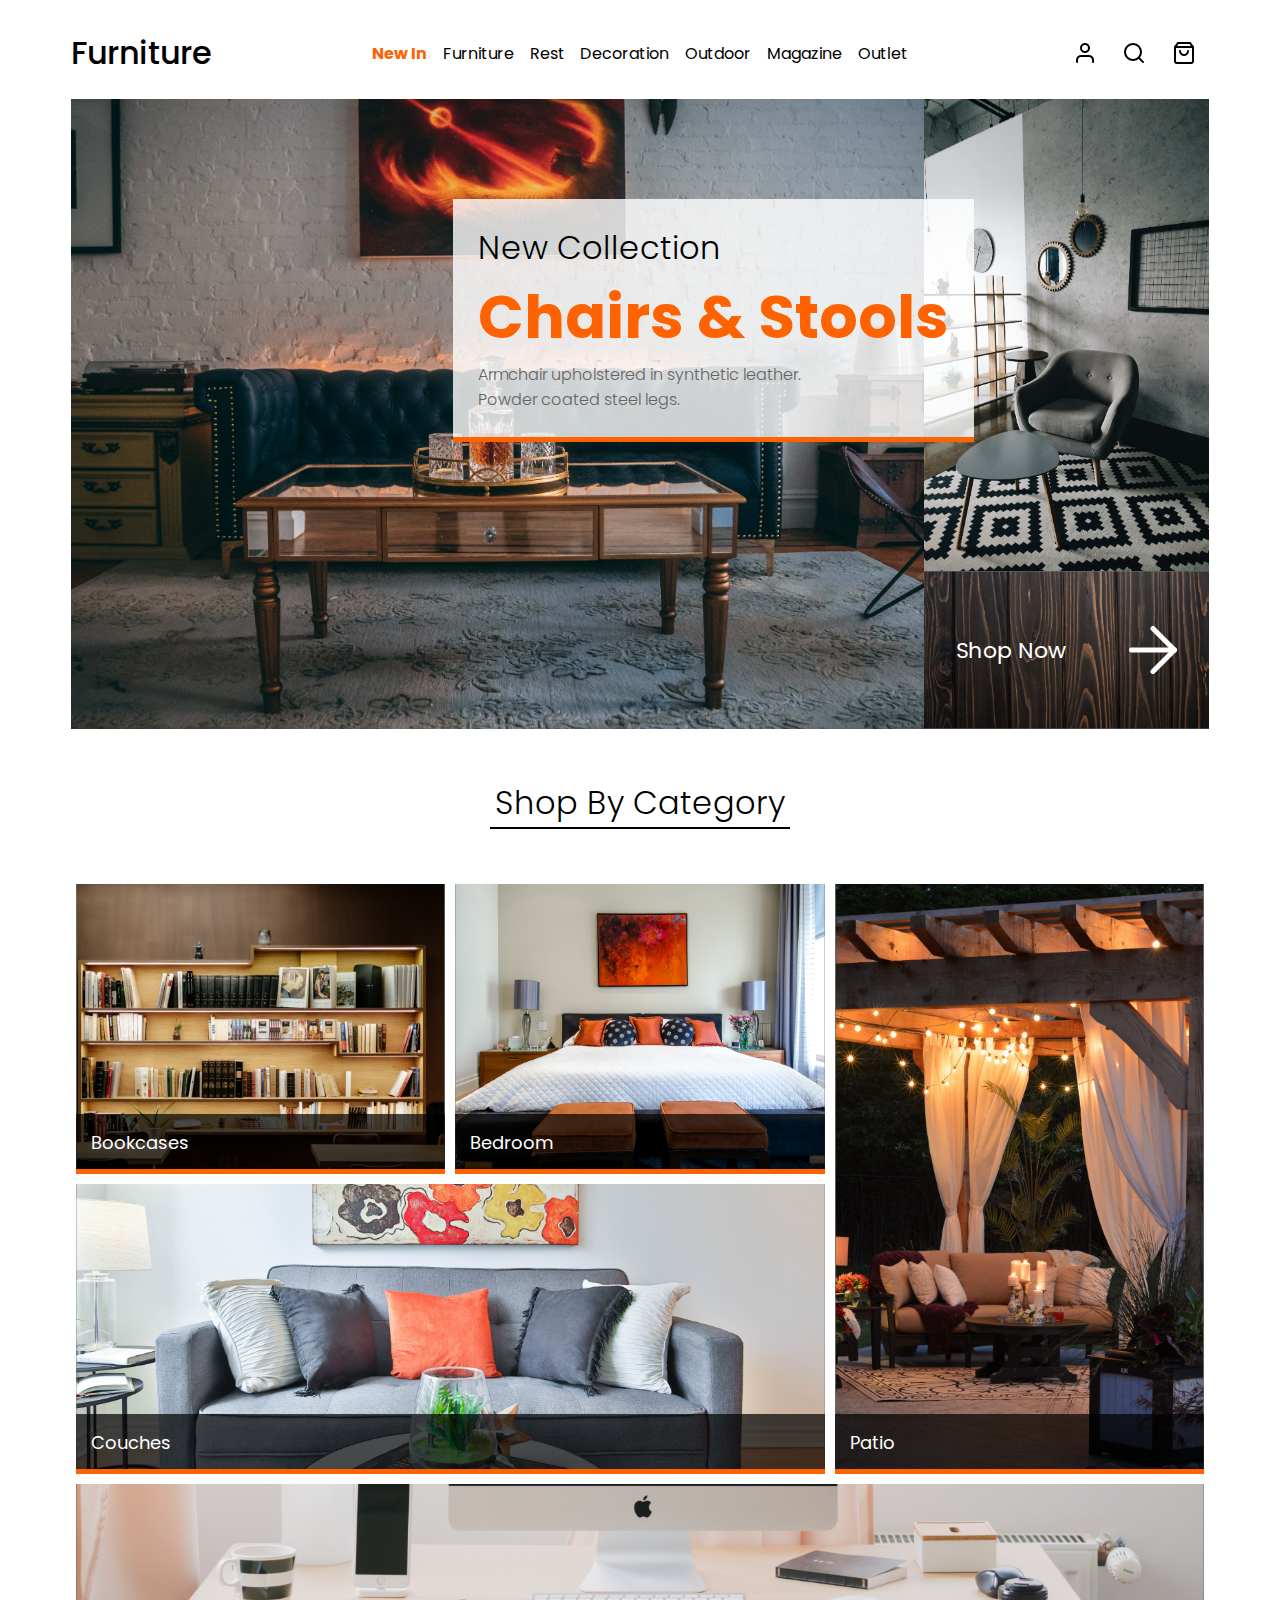
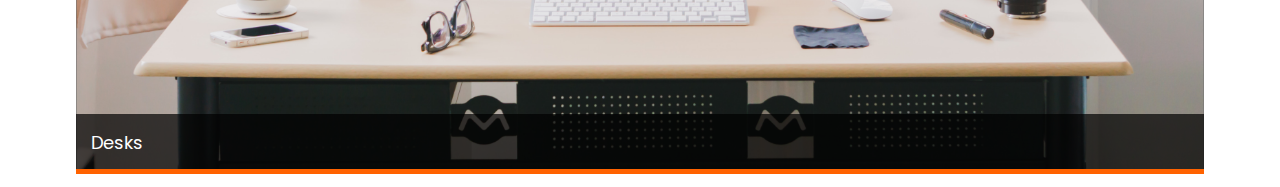
<file: 18.2-activities/solved/index.html>
<!DOCTYPE html>
<html>
<head>
  <link href="https://fonts.googleapis.com/css?family=Poppins:100,200,300,400,500,600,700,800,900&display=swap" rel="stylesheet">
  <link href="css/style.css" rel="stylesheet" type="text/css">
  <title>Furniture Homepage</title>
</head>
<body>
  <nav id="navBar">
    <h1>Furniture</h1>
    <div id="navigation">
      <p class="highlight">New In</p>
      <p>Furniture</p>
      <p>Rest</p>
      <p>Decoration</p>
      <p>Outdoor</p>
      <p>Magazine</p>
      <p>Outlet</p>
    </div>
    <div class="icons">
      <img src="images/user.png">
      <img src="images/search.png">
      <img src="images/shopping-bag.png">
    </div>
  </nav>
  <section id="heroGrid">
    <div id="featuredProduct" class="heroGridArea">
      <div id="headline">
        <h3 id="newCollection">New Collection</h3>
        <h2>Chairs & Stools</h2>
        <p>Armchair upholstered in synthetic leather. Powder coated steel legs.</p>
      </div>
    </div>
    <div id="secondaryProduct" class="heroGridArea"></div>
    <div id="CTA" class="heroGridArea">
        <h4>Shop Now</h4>
        <img src="images/arrow-right.png">
      </div>
  </section>
  <div class="subHeading">
      <h3>Shop By Category</h3>
  </div>
  <section id="categoryGrid">
    <div id="bookcases" class="categoryGridArea">
      <div class="heading">Bookcases</div>
    </div>
    <div id="bedroom" class="categoryGridArea">
      <div class="heading">Bedroom</div>
    </div>
    <div id="couches" class="categoryGridArea">
      <div class="heading">Couches</div>
    </div>
    <div id="patio" class="categoryGridArea">
      <div class="heading">Patio</div>
    </div>
    <div id="desks" class="categoryGridArea">
      <div class="heading">Desks</div>
    </div>
  </section>
</body>
</html>
</file>
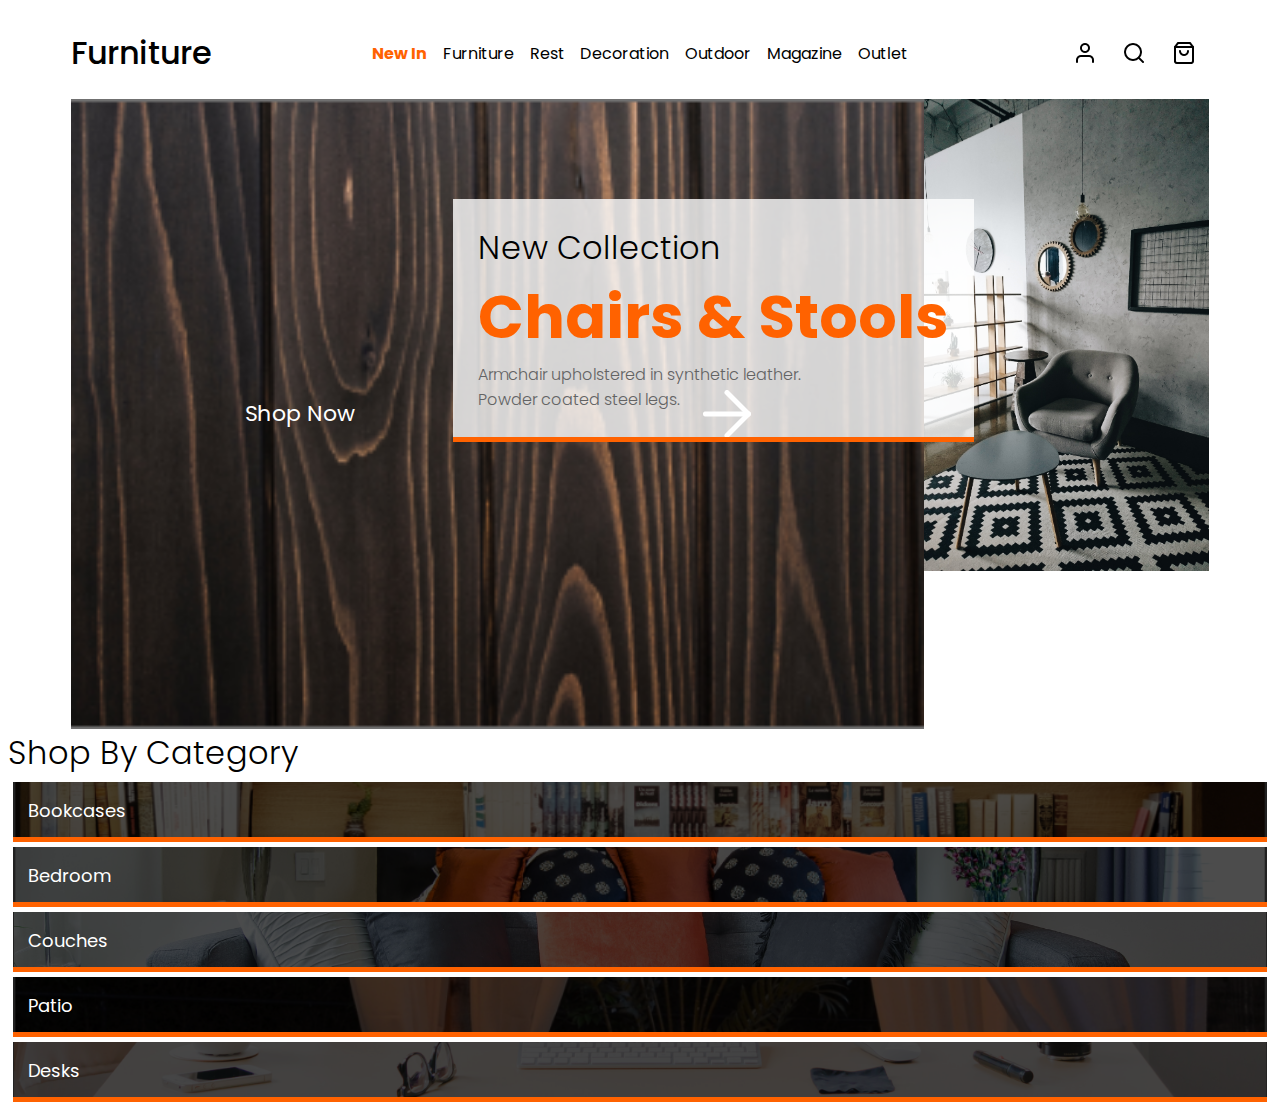
<file: 18.2-activities/unsolved/index.html>
<!DOCTYPE html>
<html>
<head>
  <link href="https://fonts.googleapis.com/css?family=Poppins:100,200,300,400,500,600,700,800,900&display=swap" rel="stylesheet">
  <link href="css/style.css" rel="stylesheet" type="text/css">
  <title>Furniture Homepage</title>
</head>
<body>
  <nav id="navBar">
    <h1>Furniture</h1>
    <div id="navigation">
      <p class="highlight">New In</p>
      <p>Furniture</p>
      <p>Rest</p>
      <p>Decoration</p>
      <p>Outdoor</p>
      <p>Magazine</p>
      <p>Outlet</p>
    </div>
    <div class="icons">
      <img src="images/user.png">
      <img src="images/search.png">
      <img src="images/shopping-bag.png">
    </div>
  </nav>
  <section id="heroGrid">
    <div id="featuredProduct" class="heroGridArea">
      <div id="headline">
        <h3 id="newCollection">New Collection</h3>
        <h2>Chairs & Stools</h2>
        <p>Armchair upholstered in synthetic leather. Powder coated steel legs.</p>
      </div>
    </div>
    <div id="secondaryProduct" class="heroGridArea"></div>
    <div id="CTA" class="heroGridArea">
      <h4>Shop Now</h4>
      <img src="images/arrow-right.png">
    </div>
  </section>
  <div class="subHeading">
    <h3>Shop By Category</h3>
  </div>
  <section id="categoryGrid">
    <div id="bookcases" class="categoryGridArea">
      <div class="heading">Bookcases</div>
    </div>
    <div id="bedroom" class="categoryGridArea">
      <div class="heading">Bedroom</div>
    </div>
    <div id="couches" class="categoryGridArea">
      <div class="heading">Couches</div>
    </div>
    <div id="patio" class="categoryGridArea">
      <div class="heading">Patio</div>
    </div>
    <div id="desks" class="categoryGridArea">
      <div class="heading">Desks</div>
    </div>
  </section>
</body>
</html>
</file>
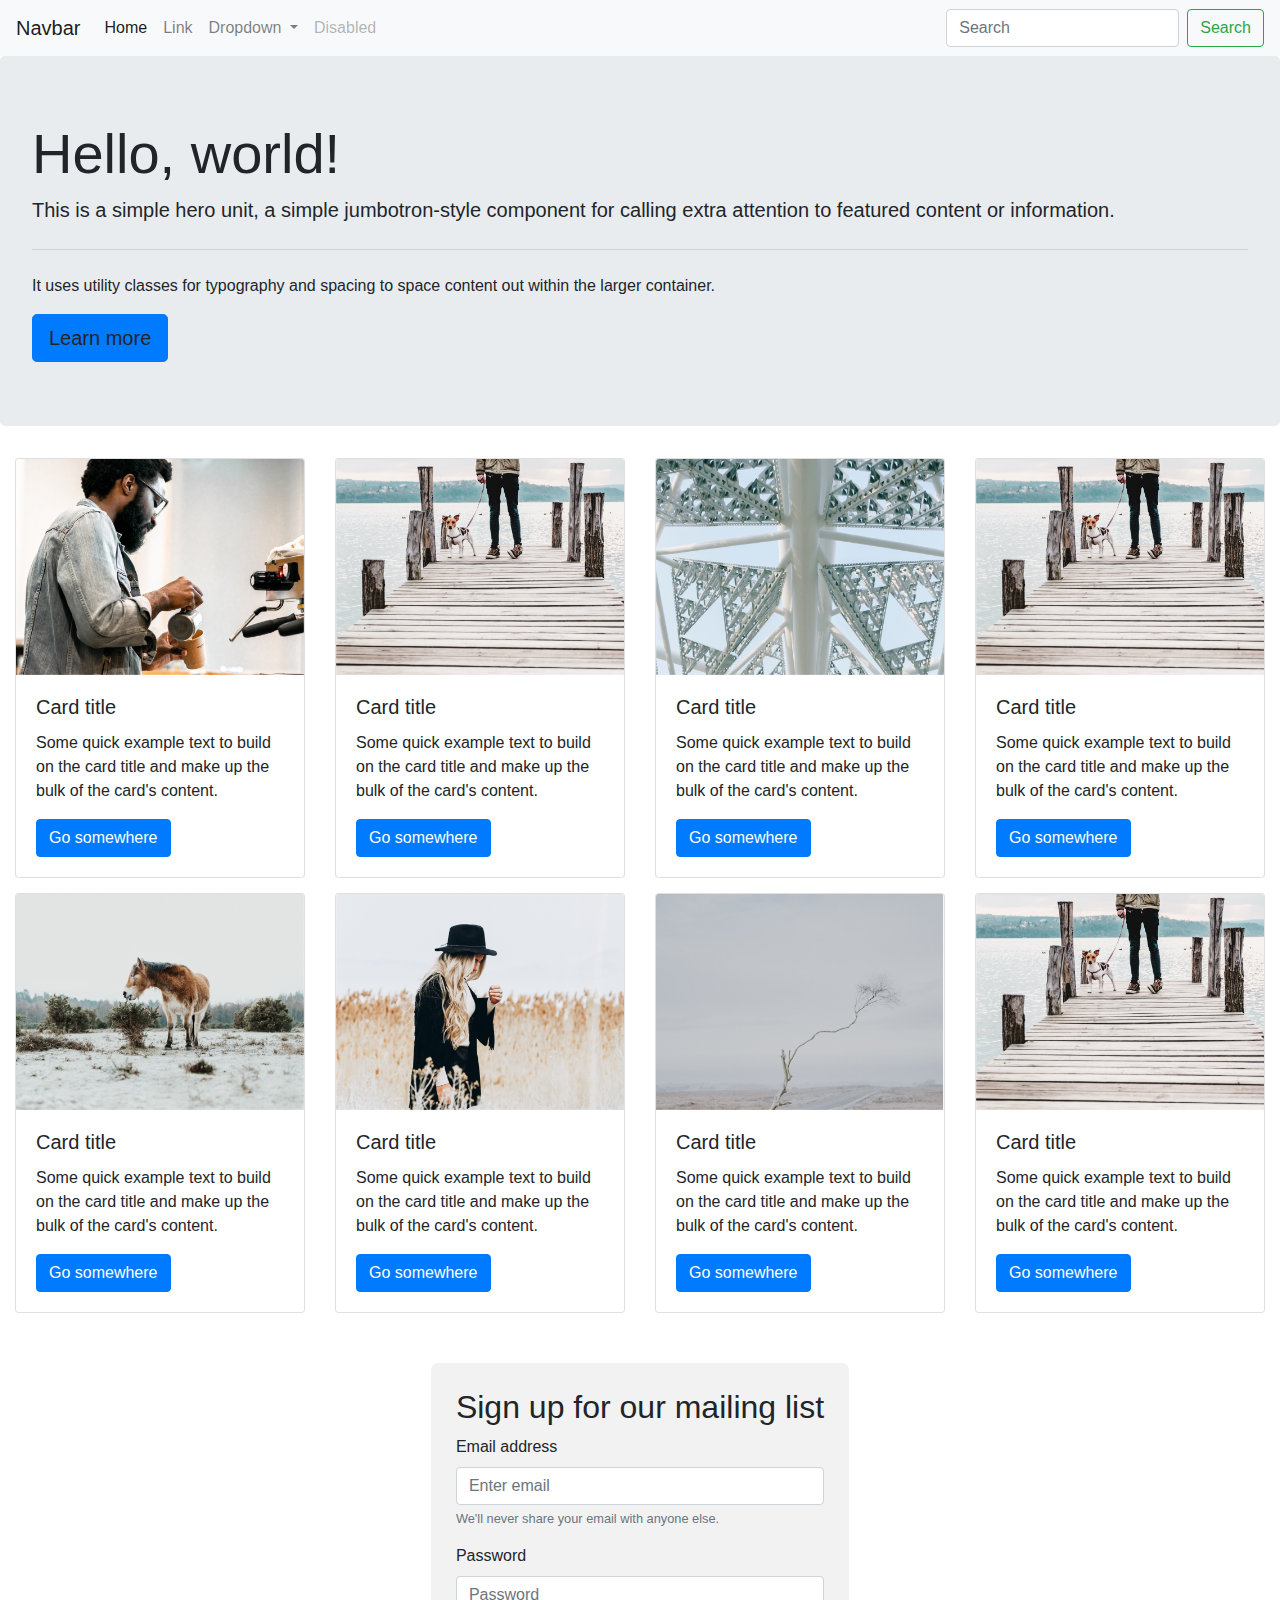
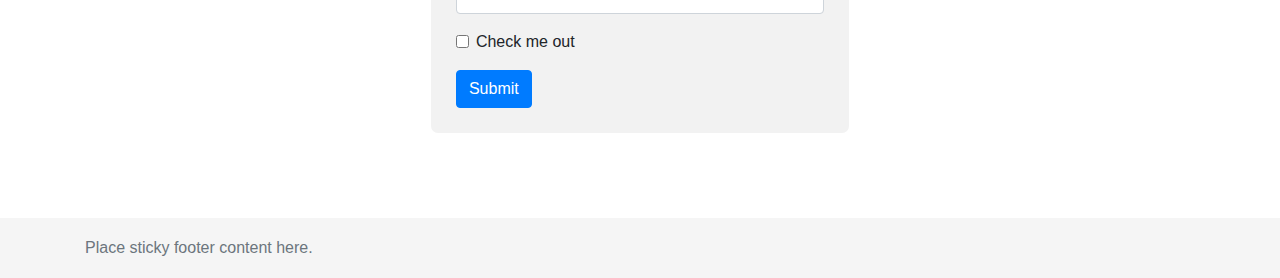
<file: Bootstrap_Components/Solved/index.html>
<!doctype html>
<html lang="en">
  <head>
    <!-- Required meta tags -->
    <meta charset="utf-8">
    <meta name="viewport" content="width=device-width, initial-scale=1, shrink-to-fit=no">

    <!-- Bootstrap CSS -->
    <link rel="stylesheet" href="https://stackpath.bootstrapcdn.com/bootstrap/4.3.1/css/bootstrap.min.css" integrity="sha384-ggOyR0iXCbMQv3Xipma34MD+dH/1fQ784/j6cY/iJTQUOhcWr7x9JvoRxT2MZw1T" crossorigin="anonymous">
    <link rel="stylesheet" href="css/index.css">

    <title>Hello, world!</title>
  </head>
  <body>
  <nav class="navbar navbar-expand-lg navbar-light bg-light">
    <a class="navbar-brand" href="#">Navbar</a>
    <button class="navbar-toggler" type="button" data-toggle="collapse" data-target="#navbarSupportedContent" aria-controls="navbarSupportedContent" aria-expanded="false" aria-label="Toggle navigation">
    <span class="navbar-toggler-icon"></span>
  </button>

  <div class="collapse navbar-collapse" id="navbarSupportedContent">
  <ul class="navbar-nav mr-auto">
    <li class="nav-item active">
      <a class="nav-link" href="#">Home <span class="sr-only">(current)</span></a>
    </li>
    <li class="nav-item">
      <a class="nav-link" href="#">Link</a>
    </li>
    <li class="nav-item dropdown">
      <a class="nav-link dropdown-toggle" href="#" id="navbarDropdown" role="button" data-toggle="dropdown" aria-haspopup="true" aria-expanded="false">
        Dropdown
      </a>
      <div class="dropdown-menu" aria-labelledby="navbarDropdown">
        <a class="dropdown-item" href="#">Action</a>
        <a class="dropdown-item" href="#">Another action</a>
        <div class="dropdown-divider"></div>
        <a class="dropdown-item" href="#">Something else here</a>
      </div>
    </li>
    <li class="nav-item">
      <a class="nav-link disabled" href="#" tabindex="-1" aria-disabled="true">Disabled</a>
    </li>
  </ul>
  <form class="form-inline my-2 my-lg-0">
    <input class="form-control mr-sm-2" type="search" placeholder="Search" aria-label="Search">
    <button class="btn btn-outline-success my-2 my-sm-0" type="submit">Search</button>
  </form>
  </div>
  </nav>

<div class="jumbotron">
  <h1 class="display-4">Hello, world!</h1>
  <p class="lead">This is a simple hero unit, a simple jumbotron-style component for calling extra attention to featured content or information.</p>
  <hr class="my-4">
  <p>It uses utility classes for typography and spacing to space content out within the larger container.</p>
  <a class="btn btn-primary btn-lg" role="button" data-toggle="modal" data-target="#exampleModal">Learn more</a>
</div>

<div class="container-fluid">
  <div class="row">
    <div class="cardContainer col-lg-3 col-md-3 col-sm-12">
      <div class="card">
        <img src="images/1_card.png" class="card-img-top" alt="...">
        <div class="card-body">
          <h5 class="card-title">Card title</h5>
          <p class="card-text">Some quick example text to build on the card title and make up the bulk of the card's content.</p>
          <a href="#" class="btn btn-primary">Go somewhere</a>
        </div>
      </div>
    </div>

    <div class="cardContainer col-lg-3 col-md-3 col-sm-12">
      <div class="card">
        <img src="images/2_card.png" class="card-img-top" alt="...">
        <div class="card-body">
          <h5 class="card-title">Card title</h5>
          <p class="card-text">Some quick example text to build on the card title and make up the bulk of the card's content.</p>
          <a href="#" class="btn btn-primary">Go somewhere</a>
        </div>
      </div>
    </div>

    <div class="cardContainer col-lg-3 col-md-3 col-sm-12">
      <div class="card">
        <img src="images/3_card.png" class="card-img-top" alt="...">
        <div class="card-body">
          <h5 class="card-title">Card title</h5>
          <p class="card-text">Some quick example text to build on the card title and make up the bulk of the card's content.</p>
          <a href="#" class="btn btn-primary">Go somewhere</a>
        </div>
      </div>
    </div>

    <div class="cardContainer col-lg-3 col-md-3 col-sm-12">
      <div class="card">
        <img src="images/2_card.png" class="card-img-top" alt="...">
        <div class="card-body">
          <h5 class="card-title">Card title</h5>
          <p class="card-text">Some quick example text to build on the card title and make up the bulk of the card's content.</p>
          <a href="#" class="btn btn-primary">Go somewhere</a>
        </div>
      </div>
    </div>
  </div><!-- Close row -->

  <div class="row">
    <div class="cardContainer col-lg-3 col-md-3 col-sm-12">
      <div class="card">
        <img src="images/4_card.png" class="card-img-top" alt="...">
        <div class="card-body">
          <h5 class="card-title">Card title</h5>
          <p class="card-text">Some quick example text to build on the card title and make up the bulk of the card's content.</p>
          <a href="#" class="btn btn-primary">Go somewhere</a>
        </div>
      </div>
    </div>

    <div class="cardContainer col-lg-3 col-md-3 col-sm-12">
      <div class="card">
        <img src="images/5_card.png" class="card-img-top" alt="...">
        <div class="card-body">
          <h5 class="card-title">Card title</h5>
          <p class="card-text">Some quick example text to build on the card title and make up the bulk of the card's content.</p>
          <a href="#" class="btn btn-primary">Go somewhere</a>
        </div>
      </div>
    </div>

    <div class="cardContainer col-lg-3 col-md-3 col-sm-12">
      <div class="card">
        <img src="images/6_card.png" class="card-img-top" alt="...">
        <div class="card-body">
          <h5 class="card-title">Card title</h5>
          <p class="card-text">Some quick example text to build on the card title and make up the bulk of the card's content.</p>
          <a href="#" class="btn btn-primary">Go somewhere</a>
        </div>
      </div>
    </div>

    <div class="cardContainer col-lg-3 col-md-3 col-sm-12">
      <div class="card">
        <img src="images/2_card.png" class="card-img-top" alt="...">
        <div class="card-body">
          <h5 class="card-title">Card title</h5>
          <p class="card-text">Some quick example text to build on the card title and make up the bulk of the card's content.</p>
          <a href="#" class="btn btn-primary">Go somewhere</a>
        </div>
      </div>
    </div>
  </div><!-- close row -->
</div><!-- Close container fluid -->

<!-- Add form group below -->
<div class="container-fluid signUp">
  <div class="row">
    <form>
      <h2>Sign up for our mailing list</h2>
      <div class="form-group">
        <label for="exampleInputEmail1">Email address</label>
        <input type="email" class="form-control" id="exampleInputEmail1" aria-describedby="emailHelp" placeholder="Enter email">
        <small id="emailHelp" class="form-text text-muted">We'll never share your email with anyone else.</small>
      </div>
      <div class="form-group">
        <label for="exampleInputPassword1">Password</label>
        <input type="password" class="form-control" id="exampleInputPassword1" placeholder="Password">
      </div>
      <div class="form-group form-check">
        <input type="checkbox" class="form-check-input" id="exampleCheck1">
        <label class="form-check-label" for="exampleCheck1">Check me out</label>
      </div>
      <button type="submit" class="btn btn-primary">Submit</button>
      </form>
  </div>
</div>

<footer class="footer">
  <div class="container">
    <span class="text-muted">Place sticky footer content here.</span>
  </div>
</footer>

<!-- Modal -->
<div class="modal fade" id="exampleModal" tabindex="-1" role="dialog" aria-labelledby="exampleModalLabel" aria-hidden="true">
  <div class="modal-dialog" role="document">
    <div class="modal-content">
      <div class="modal-header">
        <h5 class="modal-title" id="exampleModalLabel">Modal title</h5>
        <button type="button" class="close" data-dismiss="modal" aria-label="Close">
          <span aria-hidden="true">&times;</span>
        </button>
      </div>
      <div class="modal-body">
        ...
      </div>
      <div class="modal-footer">
        <button type="button" class="btn btn-secondary" data-dismiss="modal">Close</button>
        <button type="button" class="btn btn-primary">Save changes</button>
      </div>
    </div>
  </div>
</div>
    <!-- Optional JavaScript -->
    <!-- jQuery first, then Popper.js, then Bootstrap JS -->
    <script src="https://code.jquery.com/jquery-3.3.1.slim.min.js" integrity="sha384-q8i/X+965DzO0rT7abK41JStQIAqVgRVzpbzo5smXKp4YfRvH+8abtTE1Pi6jizo" crossorigin="anonymous"></script>
    <script src="https://cdnjs.cloudflare.com/ajax/libs/popper.js/1.14.7/umd/popper.min.js" integrity="sha384-UO2eT0CpHqdSJQ6hJty5KVphtPhzWj9WO1clHTMGa3JDZwrnQq4sF86dIHNDz0W1" crossorigin="anonymous"></script>
    <script src="https://stackpath.bootstrapcdn.com/bootstrap/4.3.1/js/bootstrap.min.js" integrity="sha384-JjSmVgyd0p3pXB1rRibZUAYoIIy6OrQ6VrjIEaFf/nJGzIxFDsf4x0xIM+B07jRM" crossorigin="anonymous"></script>
  </body>
</html>
</file>
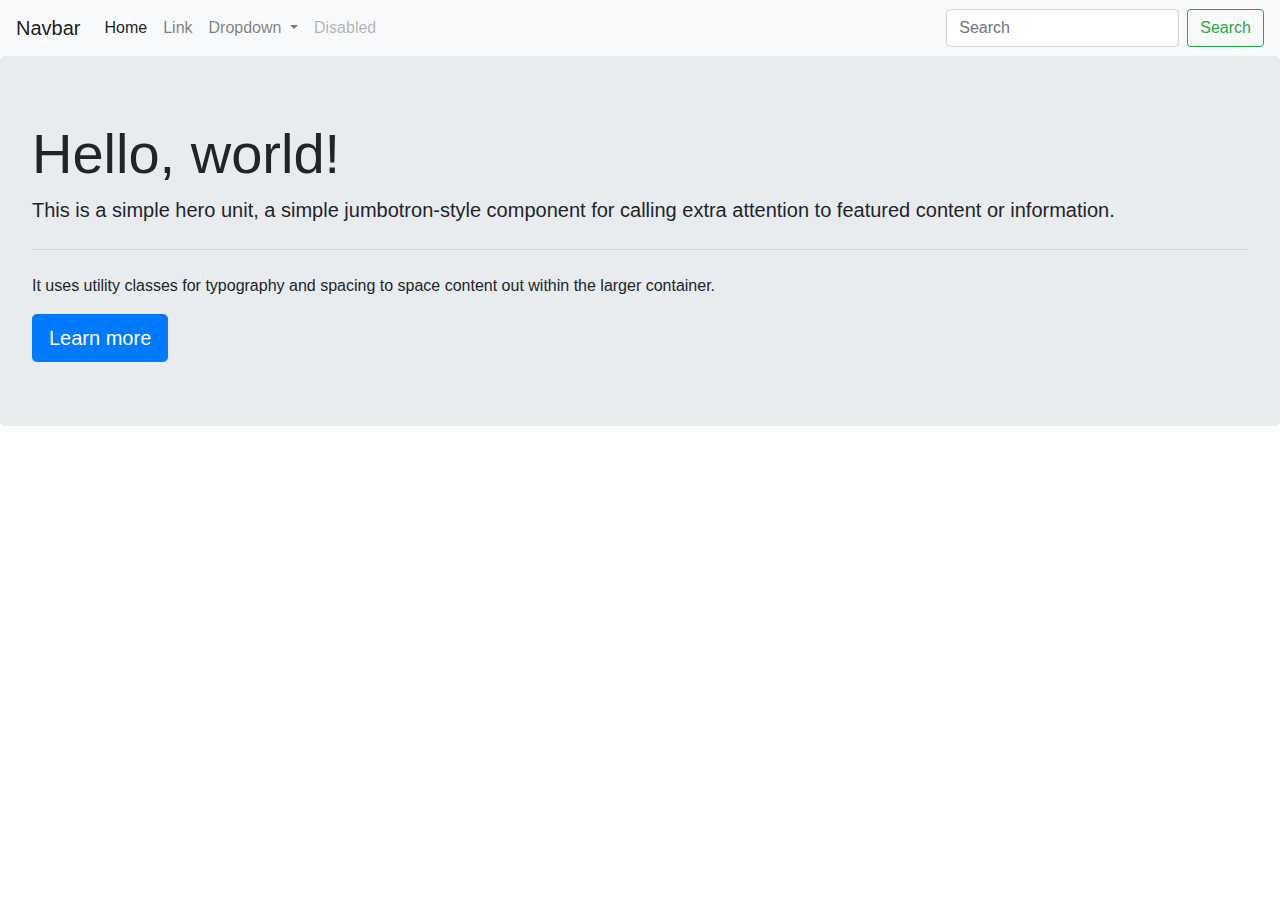
<file: Bootstrap_Components/Unsolved/index.html>
<!doctype html>
<html lang="en">
  <head>
    <link rel="stylesheet" href="https://stackpath.bootstrapcdn.com/bootstrap/4.3.1/css/bootstrap.min.css" integrity="sha384-ggOyR0iXCbMQv3Xipma34MD+dH/1fQ784/j6cY/iJTQUOhcWr7x9JvoRxT2MZw1T" crossorigin="anonymous">
    <meta charset="utf-8">
    <meta name="viewport" content="width=device-width, initial-scale=1, shrink-to-fit=no">

    <!-- Add Bootstrap CSS Here on line 10-->
    <!-- This is REQUIRED for bootstrap to work correctly -->

    <!-- This stylesheet is an example of how you can add your own stylesheet to customize bootstrap components. Notice how it is loaded 2nd to the required bootstrap stylesheet. This is so our stylesheet will overwrite bootstrap classes when we apply the same class but different styles to the stylsheet -->
    <link rel="stylesheet" href="css/index.css">

    <title>UX/UI Bootstrap Template</title>
  </head>
  <body>
    <!-- Paste Navigation Code Below -->
    <nav class="navbar navbar-expand-lg navbar-light bg-light">
      <a class="navbar-brand" href="#">Navbar</a>
      <button class="navbar-toggler" type="button" data-toggle="collapse" data-target="#navbarSupportedContent" aria-controls="navbarSupportedContent" aria-expanded="false" aria-label="Toggle navigation">
        <span class="navbar-toggler-icon"></span>
      </button>
    
      <div class="collapse navbar-collapse" id="navbarSupportedContent">
        <ul class="navbar-nav mr-auto">
          <li class="nav-item active">
            <a class="nav-link" href="#">Home <span class="sr-only">(current)</span></a>
          </li>
          <li class="nav-item">
            <a class="nav-link" href="#">Link</a>
          </li>
          <li class="nav-item dropdown">
            <a class="nav-link dropdown-toggle" href="#" id="navbarDropdown" role="button" data-toggle="dropdown" aria-haspopup="true" aria-expanded="false">
              Dropdown
            </a>
            <div class="dropdown-menu" aria-labelledby="navbarDropdown">
              <a class="dropdown-item" href="#">Action</a>
              <a class="dropdown-item" href="#">Another action</a>
              <div class="dropdown-divider"></div>
              <a class="dropdown-item" href="#">Something else here</a>
            </div>
          </li>
          <li class="nav-item">
            <a class="nav-link disabled" href="#" tabindex="-1" aria-disabled="true">Disabled</a>
          </li>
        </ul>
        <form class="form-inline my-2 my-lg-0">
          <input class="form-control mr-sm-2" type="search" placeholder="Search" aria-label="Search">
          <button class="btn btn-outline-success my-2 my-sm-0" type="submit">Search</button>
        </form>
      </div>
    </nav>

    <!-- Paste Jumbotron Code Below-->
    <div class="jumbotron">
      <h1 class="display-4">Hello, world!</h1>
      <p class="lead">This is a simple hero unit, a simple jumbotron-style component for calling extra attention to featured content or information.</p>
      <hr class="my-4">
      <p>It uses utility classes for typography and spacing to space content out within the larger container.</p>
      <a class="btn btn-primary btn-lg" href="#" role="button">Learn more</a>
    </div>

    <!-- Add columns, rows, and cards Below -->

    <!-- Add form group below -->

    <!-- Modal -->

    <!-- Optional JavaScript -->
    <!-- jQuery first, then Popper.js, then Bootstrap JS -->
    <!-- THE BELOW SCRIPT TAGS ARE REQUIRED FOR CERTAIN COMPONENTS IN BOOTSTRAP -->
    <script src="https://code.jquery.com/jquery-3.3.1.slim.min.js" integrity="sha384-q8i/X+965DzO0rT7abK41JStQIAqVgRVzpbzo5smXKp4YfRvH+8abtTE1Pi6jizo" crossorigin="anonymous"></script>
    <script src="https://cdnjs.cloudflare.com/ajax/libs/popper.js/1.14.7/umd/popper.min.js" integrity="sha384-UO2eT0CpHqdSJQ6hJty5KVphtPhzWj9WO1clHTMGa3JDZwrnQq4sF86dIHNDz0W1" crossorigin="anonymous"></script>
    <script src="https://stackpath.bootstrapcdn.com/bootstrap/4.3.1/js/bootstrap.min.js" integrity="sha384-JjSmVgyd0p3pXB1rRibZUAYoIIy6OrQ6VrjIEaFf/nJGzIxFDsf4x0xIM+B07jRM" crossorigin="anonymous"></script>
  </body>
</html>
</file>
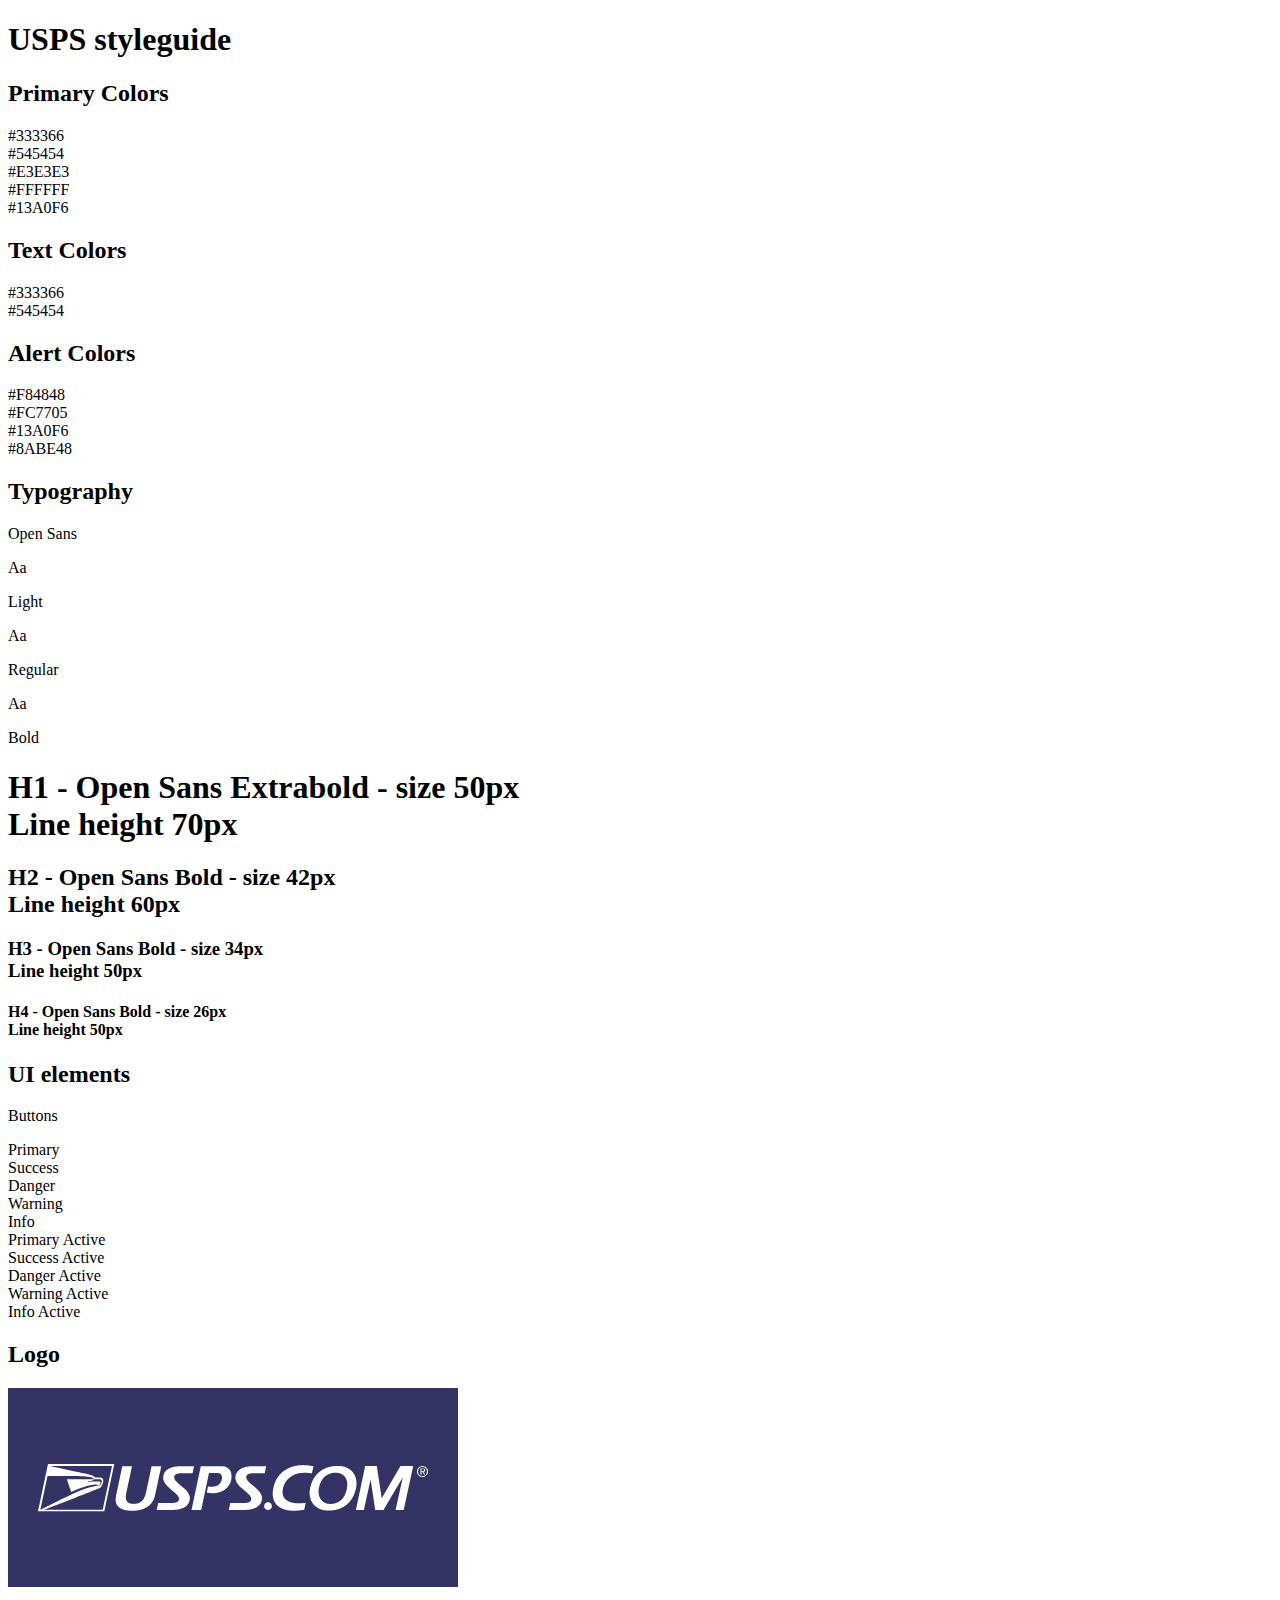
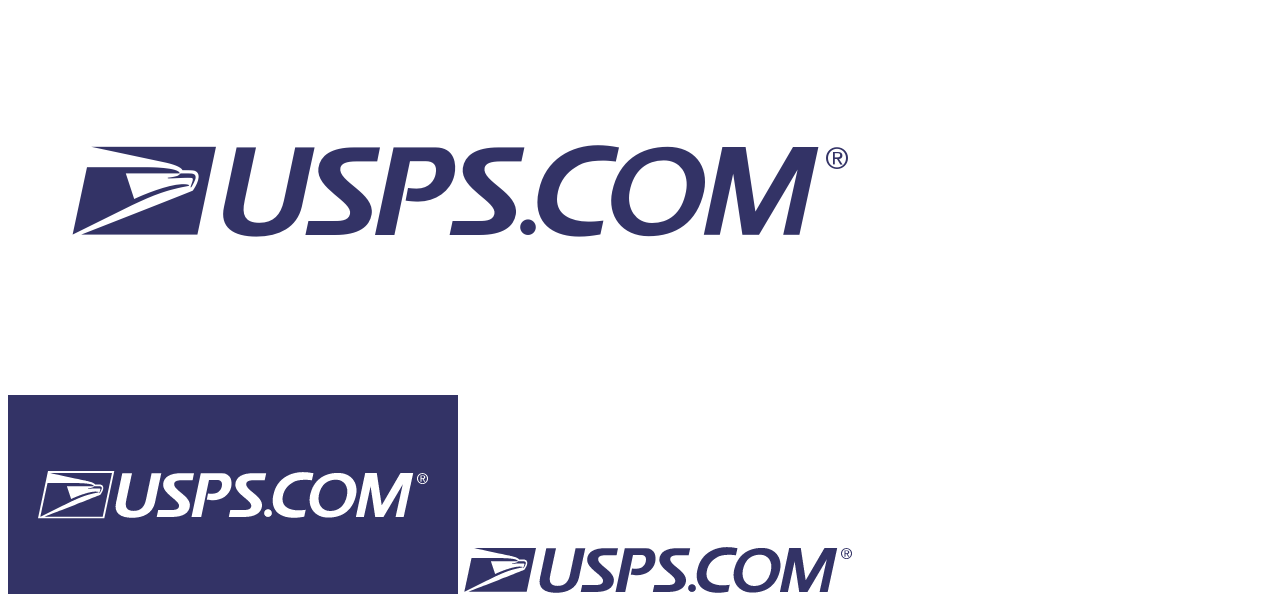
<file: 17.2-activities/01_Containers_Structure/solved/index.html>
<!DOCTYPE html>
<html>
<head>
  <title>USPS Style Guide</title>
  <link href="css/style.css" rel="stylesheet" type="text/css">
</head>
<body>
<section class="header"></section>
<section class="colorPalette">
  <h1 id="pageTopic">USPS styleguide</h1>
  <h2 class="sectionHead">Primary Colors</h2>
  <div class="colorContainer">
    <div class="swatch darkBlue"></div>
    <div class="hexCode">#333366</div>
  </div>
  <div class="colorContainer">
    <div class="swatch darkGrey"></div>
    <div class="hexCode">#545454</div>
  </div>
  <div class="colorContainer">
    <div class="swatch lightGrey"></div>
    <div class="hexCode">#E3E3E3</div>
  </div>
  <div class="colorContainer">
    <div class="swatch white"></div>
    <div class="hexCode">#FFFFFF</div>
  </div>
  <div class="colorContainer">
    <div class="swatch lightBlue"></div>
    <div class="hexCode">#13A0F6</div>
  </div>

  <h2 class="sectionHead">Text Colors</h2>
  <div class="colorContainer">
    <div class="swatch darkBlue"></div>
    <div class="hexCode">#333366</div>
  </div>
  <div class="colorContainer">
    <div class="swatch darkGrey"></div>
    <div class="hexCode">#545454</div>
  </div>

  <h2 class="sectionHead">Alert Colors</h2>
  <div class="colorContainer">
    <div class="swatch red"></div>
    <div class="hexCode">#F84848</div>
  </div>
  <div class="colorContainer">
    <div class="swatch orange"></div>
    <div class="hexCode">#FC7705</div>
  </div>
  <div class="colorContainer">
    <div class="swatch lightBlue"></div>
    <div class="hexCode">#13A0F6</div>
  </div>
  <div class="colorContainer">
    <div class="swatch lightGreen"></div>
    <div class="hexCode">#8ABE48</div>
  </div>
</section>
<section class="typography">
  <h2 class="sectionHead">Typography</h2>
  <p>Open Sans</p>
  <div class="type_container">
  <p class="large light">Aa</p>
  <p>Light</p>
  </div>

  <div class="type_container">
  <p class="large regular">Aa</p>
  <p>Regular</p>
  </div>

  <div class="type_container">
  <p class="large bold">Aa</p>
  <p>Bold</p>
  </div>

  <h1>H1 - Open Sans Extrabold - size 50px <br>Line height 70px</h1>
  <h2>H2 - Open Sans Bold - size 42px <br>Line height 60px</h2>
  <h3>H3 - Open Sans Bold - size 34px <br>Line height 50px</h3>
  <h4>H4 - Open Sans Bold - size 26px <br>Line height 50px</h4>
</section>
<section class="uiElements">
    <h2 class="sectionHead">UI elements</h2>
    <p>Buttons</p>
    <div class="buttonContain">
      <div class="button primary">Primary</div>
      <div class="button success">Success</div>
      <div class="button danger">Danger</div>
      <div class="button warning">Warning</div>
      <div class="button info">Info</div>
    </div>
    <div class="buttonContain">
      <div class="button primaryActive">Primary Active</div>
      <div class="button successActive">Success Active</div>
      <div class="button dangerActive">Danger Active</div>
      <div class="button warningActive">Warning Active</div>
      <div class="button infoActive">Info Active</div>
    </div>
</section>
<section class="imagery">
<h2 class="sectionHead">Logo</h2>
<img src="images/Logo-dark.png">
<img src="images/Logo-light.png">
<img src="images/Logo-dark1.png">
<img src="images/Logo-light-1.png">
</section>
</body>
</html>
</file>
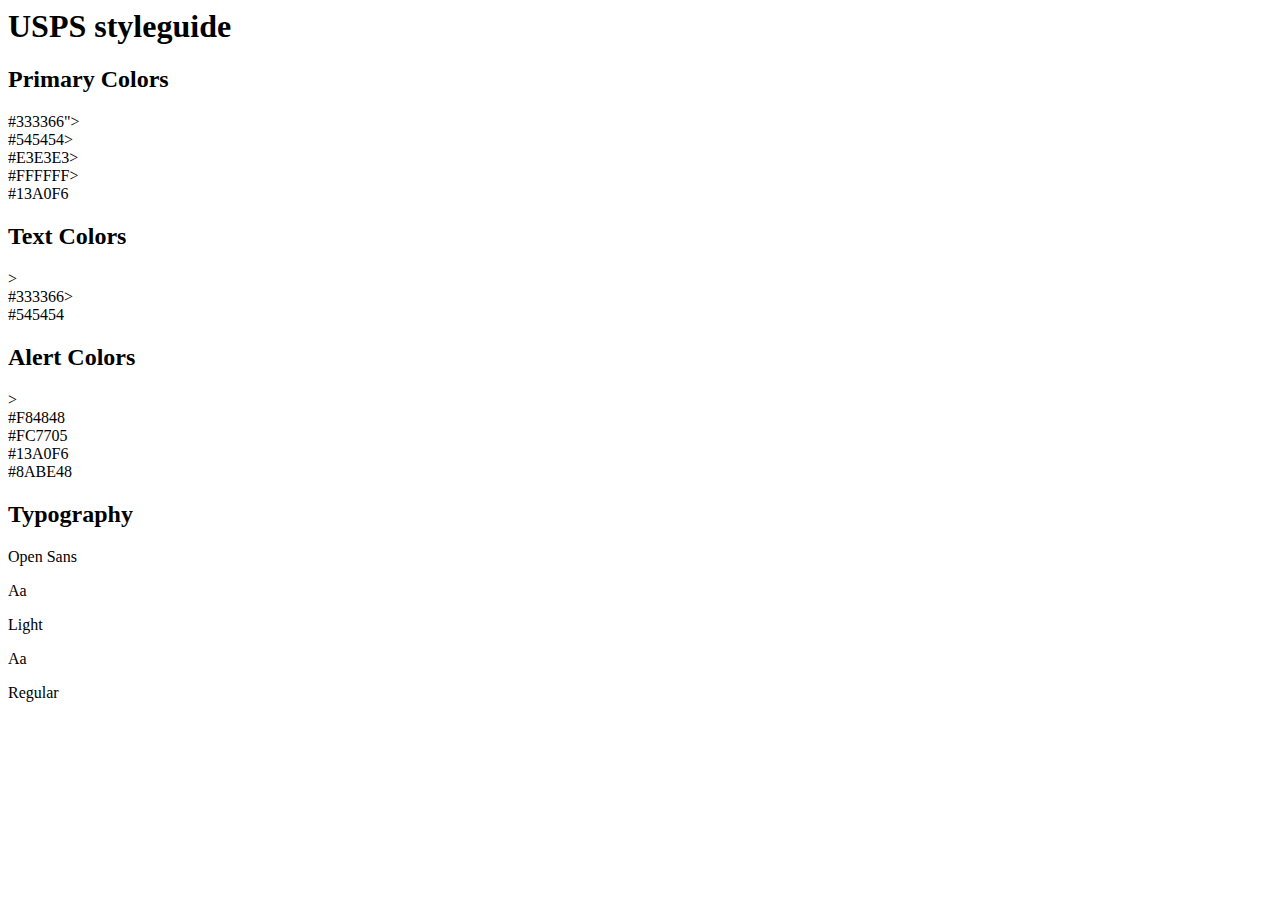
<file: 17.2-activities/01_Containers_Structure/unsolved/index.html>
<html>
<head>
  <title>USPS Style Guide</title>
  <link href="css/style.css" rel="stylesheet" type="text/css">
</head>
<body>
  <section class="header"></section>
  <section class="colorPalette"></section>
  </section>
  <h1 id="pageTopic">USPS styleguide</h1>
  <h2 class="sectionHead">Primary Colors</h2>
  <div class= "colorcontainer"></div>
  <div class="Swatch DarkBlue"> </div>
  <div class="Hex Code">#333366"></div>
  <div class= "colorcontainer"></div>
  <div class="Swatch DarkGrey"> </div>
  <div class="Hex Code">#545454></div>
  <div class="colorcontainer"></div>
  <div class="Swatch LightGrey"> </div>
  <div class="Hex Code">#E3E3E3></div>
  <div class="colorcontainer"></div>
  <div class="Swatch White"> </div>
  <div class="Hex Code">#FFFFFF></div>
  <div class="colorcontainer"></div>
  <div class="Swatch LightBlue"> </div>
  <div class="Hex Code">#13A0F6</div>

  <h2 class= "sectionhead"> Text Colors</h2> ></h2>
  <div class= "colorcontainer"></div>
  <div class="Swatch DarkBlue"> </div>
  <div class="Hex Code">#333366></div>
<div class= "colorcontainer"></div>
  <div class="Swatch DarkGrey"> </div>
  <div class="Hex Code">#545454</div>

  <h2 class="sectionhead"> Alert Colors</h2> ></h2>
  <div class="colorcontainer"></div>
  <div class="Swatch Red"> </div>
  <div class="Hex Code">#F84848</div>
  <div class="colorcontainer"></div>
  <div class="Swatch Orange"> </div>
  <div class="Hex Code">#FC7705</div>
  <div class="colorcontainer"></div>
  <div class="Swatch LightBlue"> </div>
  <div class="Hex Code">#13A0F6</div>
  <div class="colorcontainer"></div>
  <div class="Swatch LightGreen"> </div>
  <div class="Hex Code">#8ABE48</div>
  
<!-- Color Palette section -->
<h2 class="sectionhead">Typography</h2>
  <p>Open Sans</p>
  <div class="type_container">
    <p class="large light">Aa</p>
  <p>Light</p>
  </div>
  <div class="type_container">
    <p class="large regular">Aa</p>
    <p>Regular</p>
    </div>
  



<!-- Typography Section -->

<!-- UI Elements Section -->

<!-- Imagery Section -->
</body>
</html>
</file>
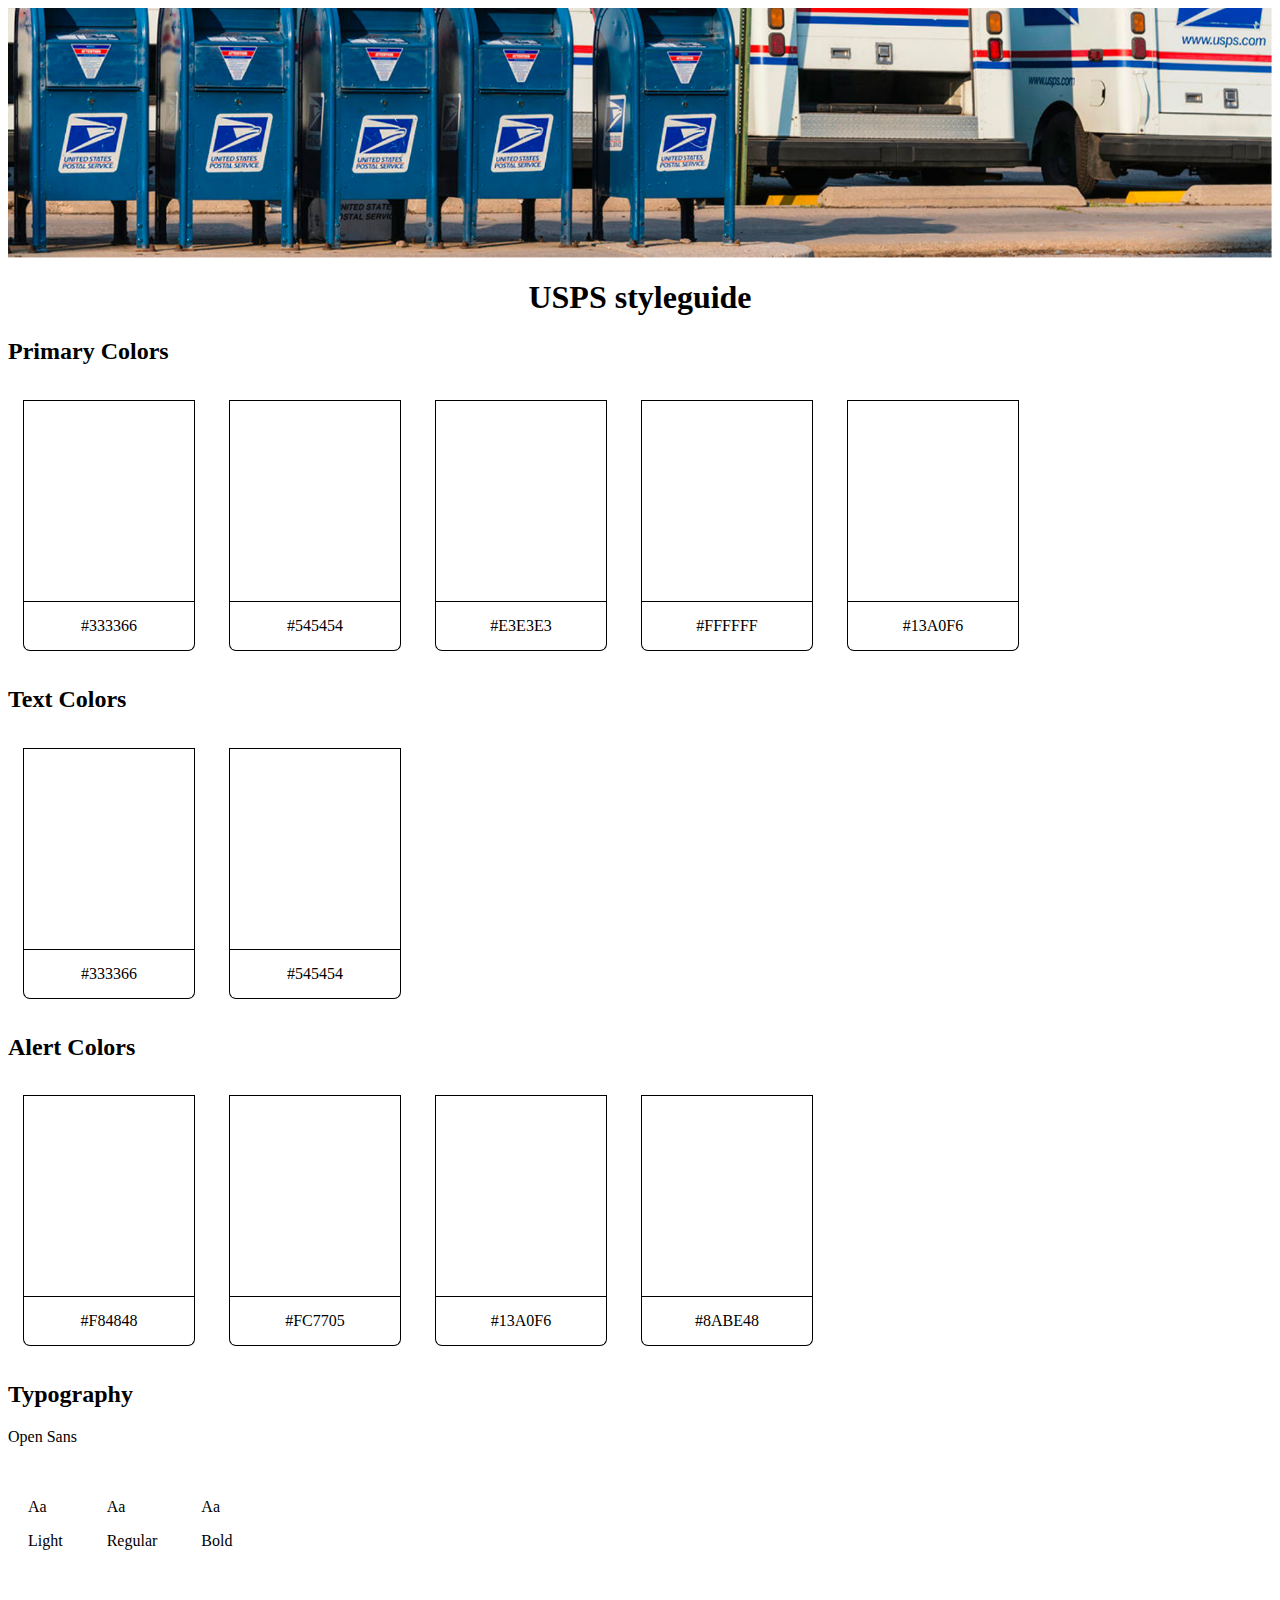
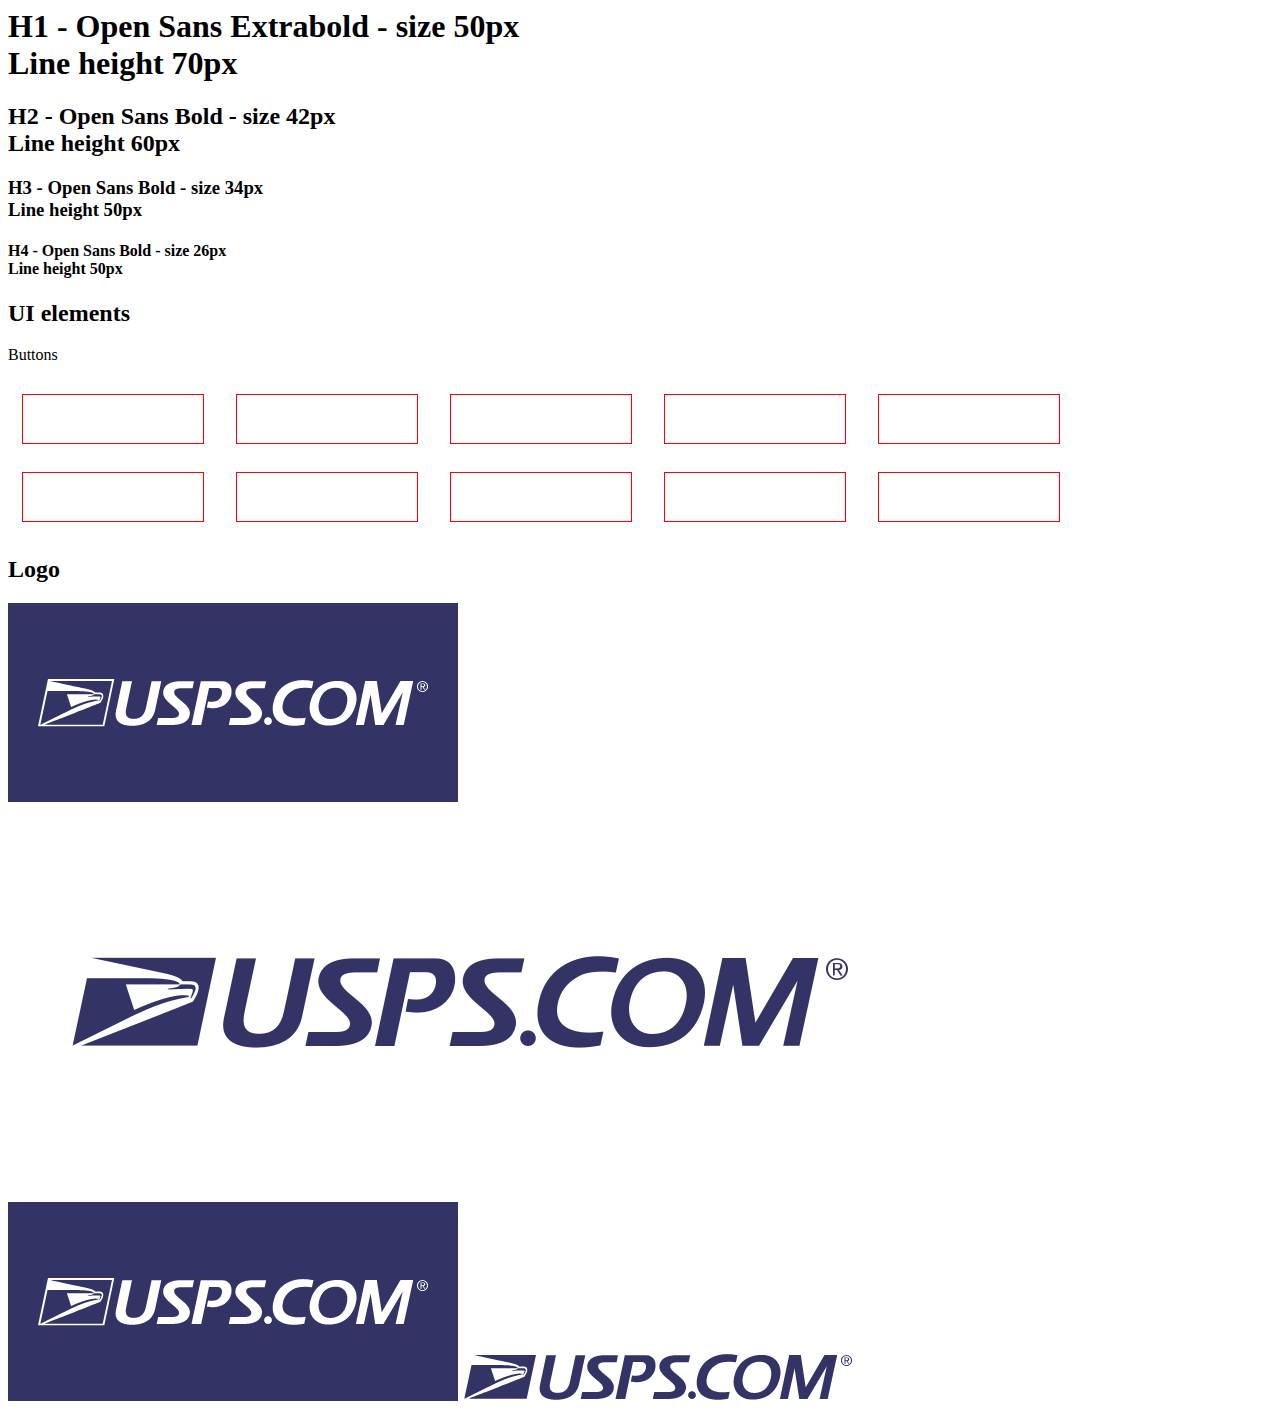
<file: 17.2-activities/02_BoxModel/solved/index.html>
<html>
<head>
  <title>USPS Style Guide</title>
  <link href="css/style.css" rel="stylesheet" type="text/css">
</head>
<body>
<section class="header"></section>
<section class="colorPalette">
  <h1 id="pageTopic">USPS styleguide</h1>
  <h2 class="sectionHead">Primary Colors</h2>
  <div class="colorContainer">
    <div class="swatch darkBlue"></div>
    <div class="hexCode">#333366</div>
  </div>
  <div class="colorContainer">
    <div class="swatch darkGrey"></div>
    <div class="hexCode">#545454</div>
  </div>
  <div class="colorContainer">
    <div class="swatch lightGrey"></div>
    <div class="hexCode">#E3E3E3</div>
  </div>
  <div class="colorContainer">
    <div class="swatch white"></div>
    <div class="hexCode">#FFFFFF</div>
  </div>
  <div class="colorContainer">
    <div class="swatch lightBlue"></div>
    <div class="hexCode">#13A0F6</div>
  </div>

  <h2 class="sectionHead">Text Colors</h2>
  <div class="colorContainer">
    <div class="swatch darkBlue"></div>
    <div class="hexCode">#333366</div>
  </div>
  <div class="colorContainer">
    <div class="swatch darkGrey"></div>
    <div class="hexCode">#545454</div>
  </div>

  <h2 class="sectionHead">Alert Colors</h2>
  <div class="colorContainer">
    <div class="swatch red"></div>
    <div class="hexCode">#F84848</div>
  </div>
  <div class="colorContainer">
    <div class="swatch orange"></div>
    <div class="hexCode">#FC7705</div>
  </div>
  <div class="colorContainer">
    <div class="swatch lightBlue"></div>
    <div class="hexCode">#13A0F6</div>
  </div>
  <div class="colorContainer">
    <div class="swatch lightGreen"></div>
    <div class="hexCode">#8ABE48</div>
  </div>
</section>
<section class="typography">
  <h2 class="sectionHead">Typography</h2>
  <p>Open Sans</p>
  <div class="type_container">
  <p class="large light">Aa</p>
  <p>Light</p>
  </div>

  <div class="type_container">
  <p class="large regular">Aa</p>
  <p>Regular</p>
  </div>

  <div class="type_container">
  <p class="large bold">Aa</p>
  <p>Bold</p>
  </div>

  <h1>H1 - Open Sans Extrabold - size 50px <br>Line height 70px</h1>
  <h2>H2 - Open Sans Bold - size 42px <br>Line height 60px</h2>
  <h3>H3 - Open Sans Bold - size 34px <br>Line height 50px</h3>
  <h4>H4 - Open Sans Bold - size 26px <br>Line height 50px</h4>
</section>
<section class="uiElements">
    <h2 class="sectionHead">UI elements</h2>
    <p>Buttons</p>
    <div class="buttonContain">
      <div class="button primary">Primary</div>
      <div class="button success">Success</div>
      <div class="button danger">Danger</div>
      <div class="button warning">Warning</div>
      <div class="button info">Info</div>
    </div>
    <div class="buttonContain">
      <div class="button primaryActive">Primary Active</div>
      <div class="button successActive">Success Active</div>
      <div class="button dangerActive">Danger Active</div>
      <div class="button warningActive">Warning Active</div>
      <div class="button infoActive">Info Active</div>
    </div>
</section>
<section class="imagery">
<h2 class="sectionHead">Logo</h2>
<img src="images/Logo-dark.png">
<img src="images/Logo-light.png">
<img src="images/Logo-dark1.png">
<img src="images/Logo-light-1.png">
</section>
</body>
</html>
</file>
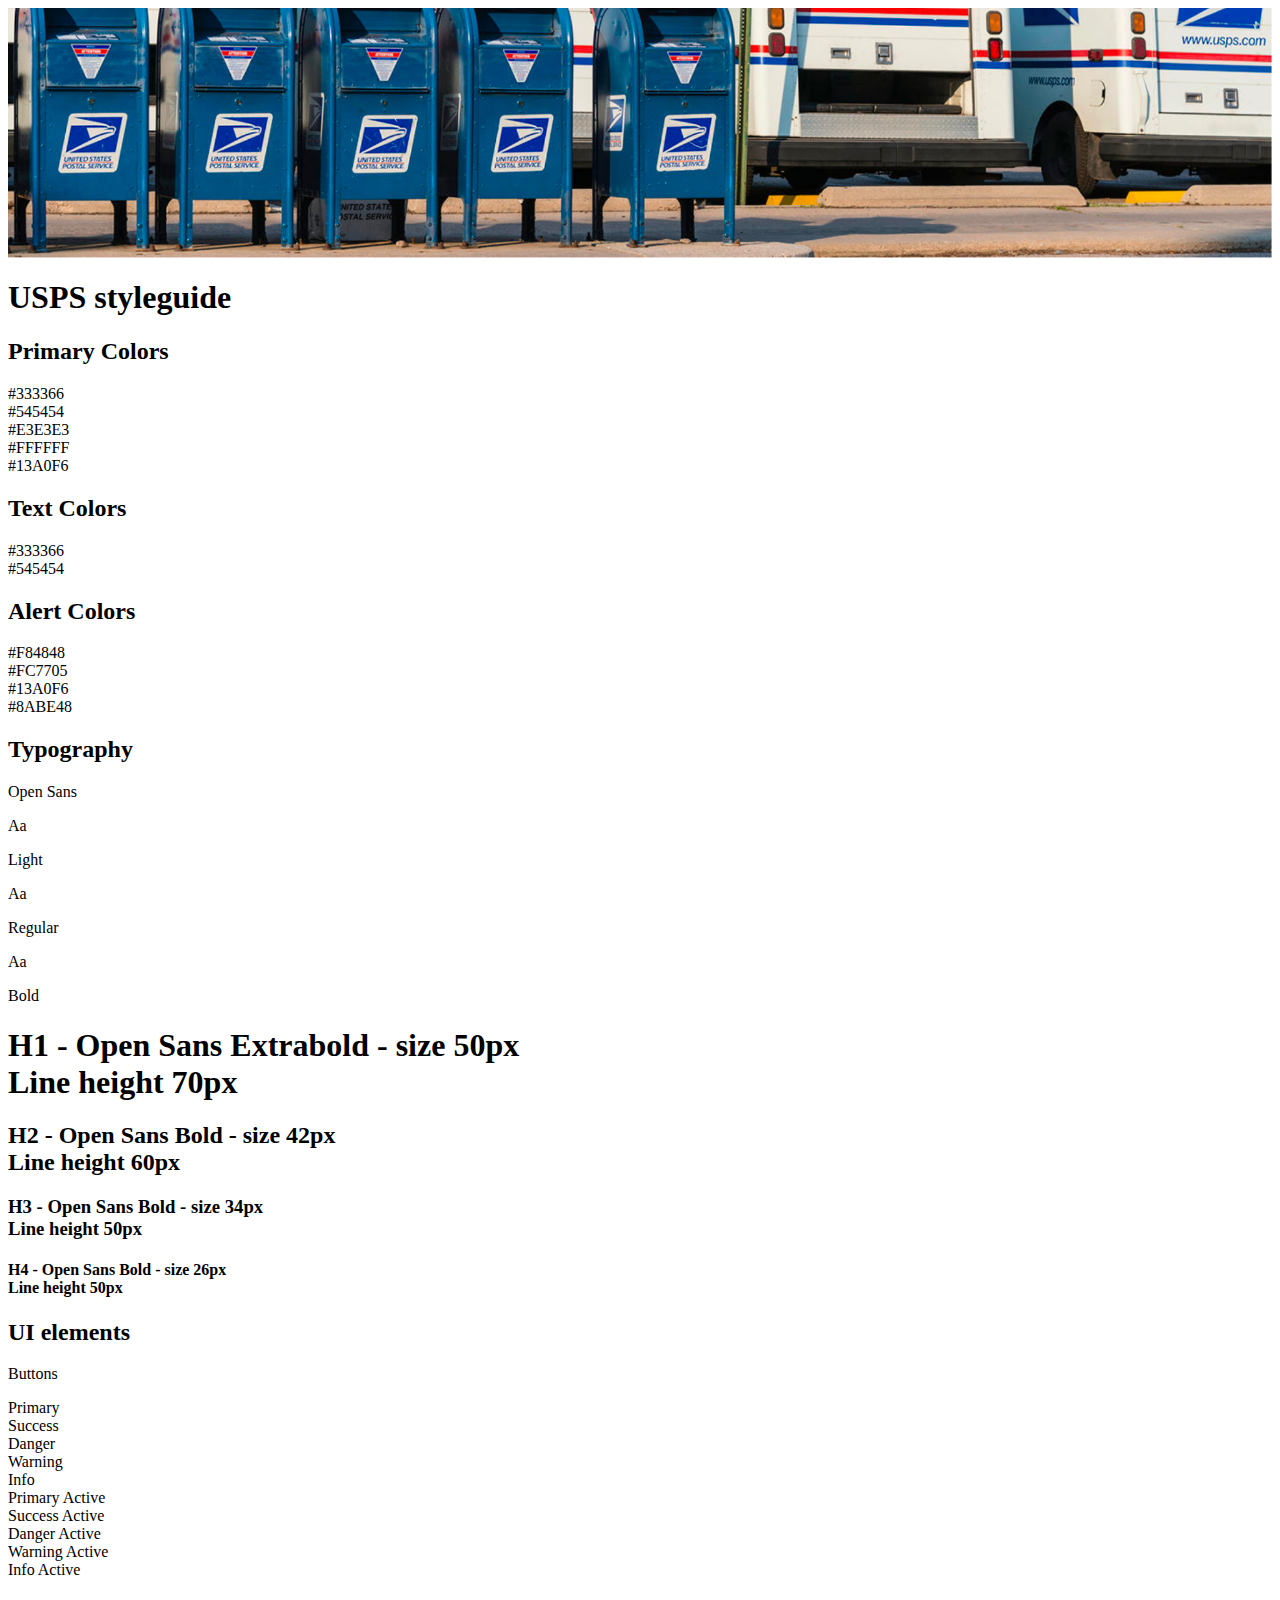
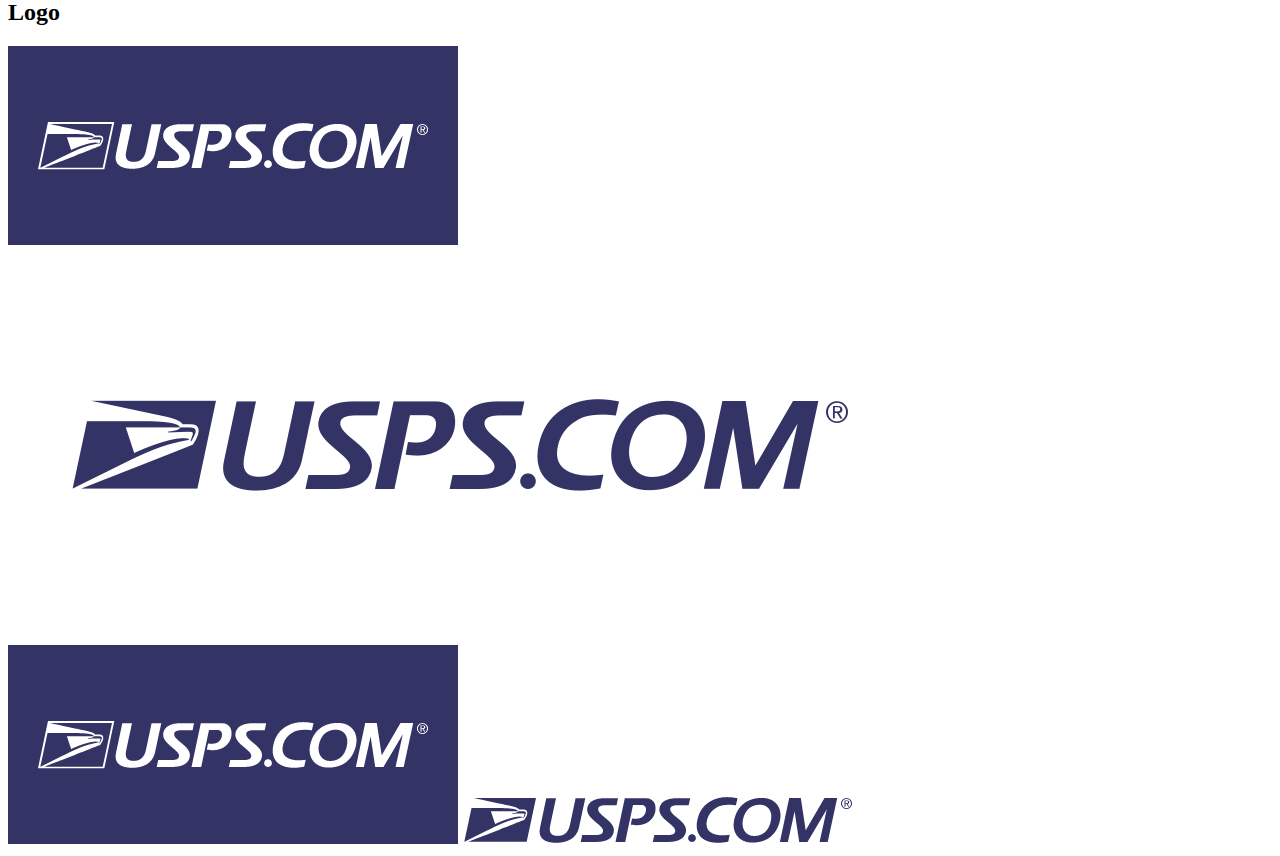
<file: 17.2-activities/02_BoxModel/unsolved/index.html>
<html>
<head>
  <title>USPS Style Guide</title>
  <link href="https://fonts.googleapis.com/css?family=Open+Sans&display=swap" rel="stylesheet">
  <link href="css/style.css" rel="stylesheet" type="text/css">
</head>
<body>
<section class="header"></section>
<section class="colorPalette">
  <h1 id="pageTopic">USPS styleguide</h1>
  <h2 class="sectionHead">Primary Colors</h2>
  <div class="colorContainer">
    <div class="swatch darkBlue"></div>
    <div class="hexCode">#333366</div>
  </div>
  <div class="colorContainer">
    <div class="swatch darkGrey"></div>
    <div class="hexCode">#545454</div>
  </div>
  <div class="colorContainer">
    <div class="swatch lightGrey"></div>
    <div class="hexCode">#E3E3E3</div>
  </div>
  <div class="colorContainer">
    <div class="swatch white"></div>
    <div class="hexCode">#FFFFFF</div>
  </div>
  <div class="colorContainer">
    <div class="swatch lightBlue"></div>
    <div class="hexCode">#13A0F6</div>
  </div>

  <h2 class="sectionHead">Text Colors</h2>
  <div class="colorContainer">
    <div class="swatch darkBlue"></div>
    <div class="hexCode">#333366</div>
  </div>
  <div class="colorContainer">
    <div class="swatch darkGrey"></div>
    <div class="hexCode">#545454</div>
  </div>

  <h2 class="sectionHead">Alert Colors</h2>
  <div class="colorContainer">
    <div class="swatch red"></div>
    <div class="hexCode">#F84848</div>
  </div>
  <div class="colorContainer">
    <div class="swatch orange"></div>
    <div class="hexCode">#FC7705</div>
  </div>
  <div class="colorContainer">
    <div class="swatch lightBlue"></div>
    <div class="hexCode">#13A0F6</div>
  </div>
  <div class="colorContainer">
    <div class="swatch lightGreen"></div>
    <div class="hexCode">#8ABE48</div>
  </div>
</section>
<section class="typography">
  <h2 class="sectionHead">Typography</h2>
  <p>Open Sans</p>
  <div class="type_container">
  <p class="large light">Aa</p>
  <p>Light</p>
  </div>

  <div class="type_container">
  <p class="large regular">Aa</p>
  <p>Regular</p>
  </div>

  <div class="type_container">
  <p class="large bold">Aa</p>
  <p>Bold</p>
  </div>

  <h1>H1 - Open Sans Extrabold - size 50px <br>Line height 70px</h1>
  <h2>H2 - Open Sans Bold - size 42px <br>Line height 60px</h2>
  <h3>H3 - Open Sans Bold - size 34px <br>Line height 50px</h3>
  <h4>H4 - Open Sans Bold - size 26px <br>Line height 50px</h4>
</section>
<section class="uiElements">
    <h2 class="sectionHead">UI elements</h2>
    <p>Buttons</p>
    <div class="buttonContain">
      <div class="button primary">Primary</div>
      <div class="button success">Success</div>
      <div class="button danger">Danger</div>
      <div class="button warning">Warning</div>
      <div class="button info">Info</div>
    </div>
    <div class="buttonContain">
      <div class="button primaryActive">Primary Active</div>
      <div class="button successActive">Success Active</div>
      <div class="button dangerActive">Danger Active</div>
      <div class="button warningActive">Warning Active</div>
      <div class="button infoActive">Info Active</div>
    </div>
</section>
<section class="imagery">
<h2 class="sectionHead">Logo</h2>
<img src="images/Logo-dark.png">
<img src="images/Logo-light.png">
<img src="images/Logo-dark1.png">
<img src="images/Logo-light-1.png">
</section>
</body>
</html>
</file>
<file: 18.2-activities/solved/css/style.css>
body {
  font-family: 'Poppins', sans-serif;
}

/* Grid CSS */

#heroGrid {
  margin: 0px 5%;
  display: grid;
  min-height: 500px;
  height: 70vh;
  grid-template-rows: 75% 25%;
  grid-template-columns: 75% 25%;
  grid-template-areas:
  "featuredProduct secondaryProduct"
  "featuredProduct CTA";
}

#featuredProduct {
  grid-area: featuredProduct;
  background-image: url("../images/furniture1.png");
}

#secondaryProduct {
  grid-area: secondaryProduct;
  background-image: url("../images/furniture2.png");
}

#CTA {
  grid-area: CTA;
  background-image: url("../images/woodbg.png");
  justify-content: space-around;
  cursor: pointer;
}

#headline {
  background-color: rgba(255,255,255,0.8);
  border-bottom: 5px solid #FF6200;
  position: absolute;
  right: -50px;
  top: 100px;
  padding: 25px;
  max-width: 550px;
  z-index: 100;
}

.heroGridArea {
  background-position: center;
  background-repeat: no-repeat;
  background-size: cover;
  align-items: center;
  display: flex;
  position: relative;
}

/* Category Grid CSS */

.subHeading {
  text-align: center;
  border-bottom: 2px solid black;
  width: 300px;
  margin: 50px auto;
}

#categoryGrid {
  margin: 0px 5%;
  display: grid;
  grid-template-rows: 300px 300px 300px;
  grid-template-columns: 1fr 1fr 1fr;
  grid-template-areas:
  "bookcases bedroom patio"
  "couches couches patio"
  "desks desks desks";
}

#bookcases {
  grid-area: bookcases;
  background-image: url("../images/bookcases@2x.png");

}
#bedroom {
  grid-area: bedroom;
  background-image: url("../images/beds@2x.png");
}

#couches {
  grid-area: couches;
  background-image: url("../images/couch@2x.png");
}

#patio {
  grid-area: patio;
  background-image: url("../images/patio@2x.png");
}

#desks {
  grid-area: desks;
  background-image: url("../images/desks@2x.png");
}

.categoryGridArea {
  background-position: center;
  background-size: cover;
  background-repeat: no-repeat;
  margin: 5px;
  cursor: pointer;
  display: grid;
  align-content: end;
}

.heading {
  background-color: rgba(0,0,0,0.7);
  padding: 15px;
  height: 25px;
  color: white;
  font-size: 18px;
  border-bottom: 5px solid #FF6200;
}


/* Navigation CSS */
/* CHECK OUT THIS CODE BELOW IF YOU WANT TO GET A REFRESHER ON FLEX */

#navBar {
  display: flex;
  flex-direction: row;
  margin: 0px 5%;
}
#navBar h1 {
  width: 25%;
  font-weight: 500;
}
#navigation {
  display: flex;
  width: 50%;
  align-items: center;
  justify-content: space-evenly;
}
#navigation p {
  cursor: pointer;
  text-decoration: none;
}
.icons {
  display: flex;
  justify-content: flex-end;
  align-items: center;
  width: 25%;
}
.icons img {
  margin: 15px;
  cursor: pointer;
}
.highlight {
  color: #FF6200;
  font-weight: 700;
}

/* Typography CSS */

h2 {
  font-size: 60px;
  margin: 0px 0px;
  color: #FF6200;
}

h3 {
  font-size: 32px;
  font-weight: 300;
  margin: 0px 0px;
}

h4 {
  color: white;
  font-weight: 400;
  font-size: 22px;
}


#headline p {
  max-width: 350px;
  font-size: 16px;
  font-weight: 300;
  margin: 0px 0px;
  color: #636364;
}

@media only screen and (max-width: 1000px) {
  #navigation {
    display: none;
  }
  .icons {
    margin-left: auto;
  }
}

@media only screen and (max-width: 600px) {
  #headline {
    position: static;
    margin: 20px;
  }
  #heroGrid {
    grid-template-areas:
    "featuredProduct featuredProduct"
    "secondaryProduct CTA";
  }
  #categoryGrid {
    grid-template-rows: 300px 300px 300px 300px 300px;
    grid-template-columns: 1fr;
    grid-template-areas:
      "bookcases"
      "bedroom"
      "patio"
      "couches"
      "desks"
    ;
  }
}
</file>
<file: 18.2-activities/unsolved/css/style.css>
body {
  font-family: 'Poppins', sans-serif;
}

#heroGrid {
  margin: 0px 5%;
  display: grid;
  min-height: 500px;
  height: 70vh;
  grid-template-rows: 75% 25%;
  grid-template-columns: 75% 25%;
  grid-template-areas:
  "featuredProduct secondaryProduct"
  "featuredProduct CTA";
}

#featuredProduct {
  grid-area: featuredProduct;
  background-image: url("../images/furniture1.png");
}

#secondaryProduct {
  grid-area: secondaryProduct;
  background-image: url("../images/furniture2.png");
}

#CTA {
  grid-area: featuredProduct;
  background-image: url("../images/woodbg.png");
  justify-content: space-around;
  cursor: pointer;
}
#headline {
  background-color: rgba(255,255,255,0.8);
  border-bottom: 5px solid #FF6200;
  position: absolute;
  right: -50px;
  top: 100px;
  padding: 25px;
  max-width: 550px;
  z-index: 100;
}
.heroGridArea {
  background-position: center;
  background-repeat: no-repeat;
  background-size: cover;
  align-items: center;
  display: flex;
  position: relative;
}

.subheading {
  text-align: center;
  border-bottom: 2px solid black;
  width: 300px;
  margin: 50px auto;
  }
#categoryGridArea {
  margin: 0px 5%; 
  display: grid;
  grid-template-rows: 300px 300px 300px;
  grid-template-columns: 1fr 1fr 1fr;
  grid-template-areas:
  "bookcases bedroom patio"
  "couches couches patio"
  "desks desks desks";
}

#bookcases {
  grid-area: bookcases;
  background-image: url("../images/bookcases@2x.png");

}
#bedroom {
  grid-area: bedroom;
  background-image: url("../images/beds@2x.png");
}

#couches {
  grid-area: couches;
  background-image: url("../images/couch@2x.png");
}

#patio {
  grid-area: patio;
  background-image: url("../images/patio@2x.png");
}

#desks {
  grid-area: desks;
  background-image: url("../images/desks@2x.png");
}

.categoryGridArea {
  background-position: center;
  background-size: cover;
  background-repeat: no-repeat;
  margin: 5px;
  cursor: pointer;
  display: grid;
  align-content: end;
}
.heading {
  background-color: rgba(0,0,0,0.7);
  padding: 15px;
  height: 25px;
  color: white;
  font-size: 18px;
  border-bottom: 5px solid #FF6200;
}
#navBar {
  display: flex;
  flex-direction: row;
  margin: 0px 5%;
}
#navBar h1 {
  width: 25%;
  font-weight: 500;
}
#navigation {
  display: flex;
  width: 50%;
  align-items: center;
  justify-content: space-evenly;
}
#navigation p {
  cursor: pointer;
  text-decoration: none;
}
.icons {
  display: flex;
  justify-content: flex-end;
  align-items: center;
  width: 25%;
}
.icons img {
  margin: 15px;
  cursor: pointer;
}
.highlight {
  color: #FF6200;
  font-weight: 700;
}

/* Typography CSS */

h2 {
  font-size: 60px;
  margin: 0px 0px;
  color: #FF6200;
}

h3 {
  font-size: 32px;
  font-weight: 300;
  margin: 0px 0px;
}

h4 {
  color: white;
  font-weight: 400;
  font-size: 22px;
}


#headline p {
  max-width: 350px;
  font-size: 16px;
  font-weight: 300;
  margin: 0px 0px;
  color: #636364;
}
</file>
<file: Bootstrap_Components/Solved/css/index.css>
footer {
  position: absolute;
  width: 100%;
  height: 60px;
  line-height: 60px;
  background-color: #f5f5f5;
  margin-top: 50px;
}
.cardContainer {
  margin-bottom: 15px;
}
.card {
  margin: 0 auto;
}
.signUp form {
  margin: 35px auto;
  background-color: #f2f2f2;
  padding: 25px;
  border-radius: 7px;
}
</file>
<file: Bootstrap_Components/Unsolved/css/index.css>
footer {
  position: absolute;
  width: 100%;
  height: 60px;
  line-height: 60px;
  background-color: #f5f5f5;
  margin-top: 50px;
}

.card {

}
</file>
<file: 17.2-activities/01_Containers_Structure/solved/css/style.css>
/*  Hi! your going to write styles here in the next couple activities. */
</file>
<file: 17.2-activities/01_Containers_Structure/unsolved/css/style.css>
/*  Hi! your going to write styles here in the next couple activities. */
</file>
<file: 17.2-activities/02_BoxModel/solved/css/style.css>
/* Header Styles */
.header {
  height: 250px;
  max-height: 500px;
  background-image: url(../images/upsBackground.png);
  background-size: cover;
  background-repeat: no-repeat;
  background-position: bottom;
}
#pageTopic {
   text-align: center;
}
 /* Primary Color */
 .colorContainer {
     display: inline-block;
     margin: 15px;
 }
 .swatch {
    height: 200px;
    width: 170px;
    border: 1px solid black;
}
.hexCode {
    padding: 15px;
    text-align: center;
    border: 1px solid black;
    border-top: none;
    border-bottom-left-radius: 7px;
    border-bottom-right-radius: 7px;
}
/* Typography CSS */
.type_container {
    display: inline-block;
    margin: 20px;
}

/* UI Elements */
.button {
    display: inline-block;
    padding: 15px;
    margin: 15px;
    width: 150px;
    text-align: center;
    color: white;
    outline: 1px solid red;
}
</file>
<file: 17.2-activities/02_BoxModel/unsolved/css/style.css>
/* Header Styles */
.header {
    height: 250px;
    max-height: 500px;
    background-image: url(../images/upsBackground.png);
    background-size: cover;
    background-repeat: no-repeat;
    background-position: bottom;
  }


/* Primary Color */

/* Typography CSS */

/* UI Elements */
</file>
